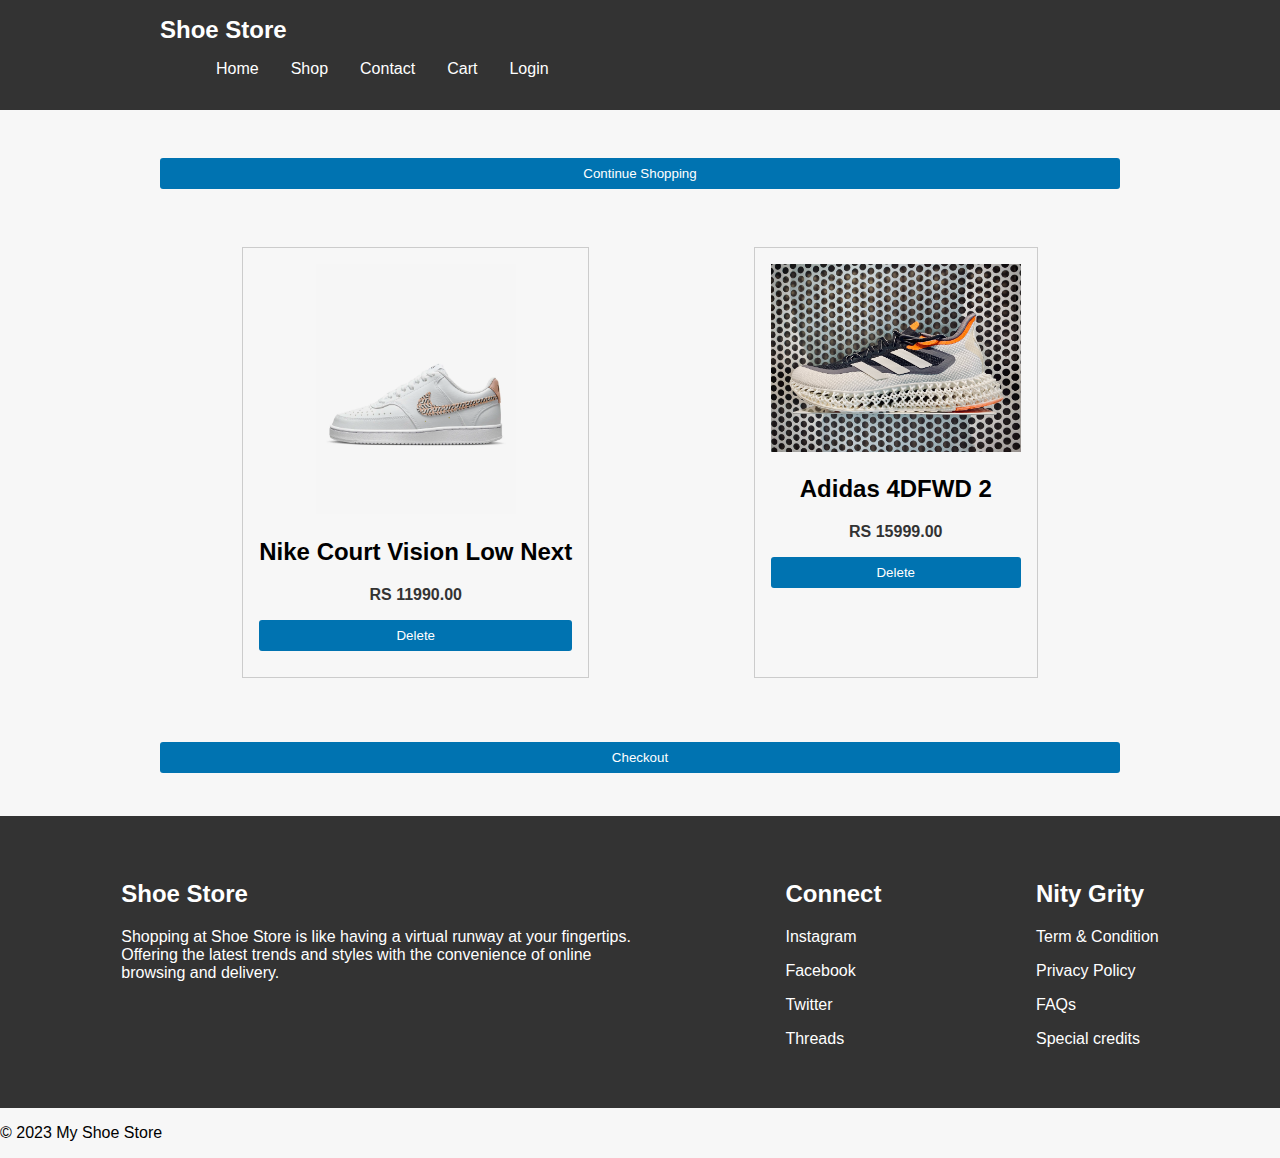
<file: cart.html>
<!DOCTYPE html>
<html lang="en">

<head>
    <meta charset="UTF-8">
    <meta name="viewport" content="width=device-width, initial-scale=1.0">
    <title>Shoe Store</title>
    <link rel="stylesheet" href="/CSS/style.css">
</head>

<body>
    <header>
        <div class="navbar">
            <nav>
                <div class="logo">Shoe Store</div>
                <ul class="nav-links">
                    <li><a href="index.html">Home</a></li>
                    <li><a href="shop.html">Shop</a></li>
                    <li><a href="contact.html">Contact</a></li>
                    <li><a href="cart.html">Cart</a></li>
                    <li><a href="signin.html">Login</a></li>
                </ul>
            </nav>
        </div>
    </header>
    <main>
        <button onclick="location.href='index.html'">Continue Shopping</button>
    </main>
    <main>
        <section class="product" width="100%" height="100%">
            <img src="img/product1.jpg" alt="Product 1">
            <h2>Nike Court Vision Low Next</h2>
            <p></p>
            <span class="price">RS 11990.00</span>
            <button>Delete</button>
            <!-- <button onclick="location.href='cart.html'">Checkout</button> -->
        </section>

        <section class="product" width="100%" height="100%">
            <img src="img/product11.jpg" alt="Product 1">
            <h2>Adidas 4DFWD 2</h2>
            <p></p>
            <span class="price">RS 15999.00</span>
            <button>Delete</button>
            <!-- <button onclick="location.href='cart.html'">Checkout</button> -->
        </section>
    </main>
    <main>
        <button onclick="location.href='thankyou.html'">Checkout</button>
    </main>
    <footer>
        <!-- footer -->
     <div class="footer">
       <div class="text">
         <h2>Shoe Store</h2>
         <span>
           Shopping at Shoe Store is like having a virtual runway at your
           fingertips.<br/>
           Offering the latest trends and styles with the convenience of online <br/> browsing and delivery.
         </span>
       </div>

       <div class="text">
         <h2>Connect</h2>
         <p onclick="location.href='https:www.instagram.com'">Instagram</p>
         <p onclick="location.href='https:www.facebook.com'">Facebook</p>
         <p onclick="location.href='https:twitter.com'">Twitter</p>
         <p onclick="location.href='https:www.threads.net/login'">Threads</p>
       </div>
       <div class="text">
         <h2>Nity Grity</h2>
         <p>Term & Condition</p>
         <p>Privacy Policy</p>
         <p>FAQs</p>
         <p>Special credits</p>
       </div>
     </div>
     <p>&copy; 2023 My Shoe Store</p>
   </div> 
   </footer>
</body>

</html>
</file>
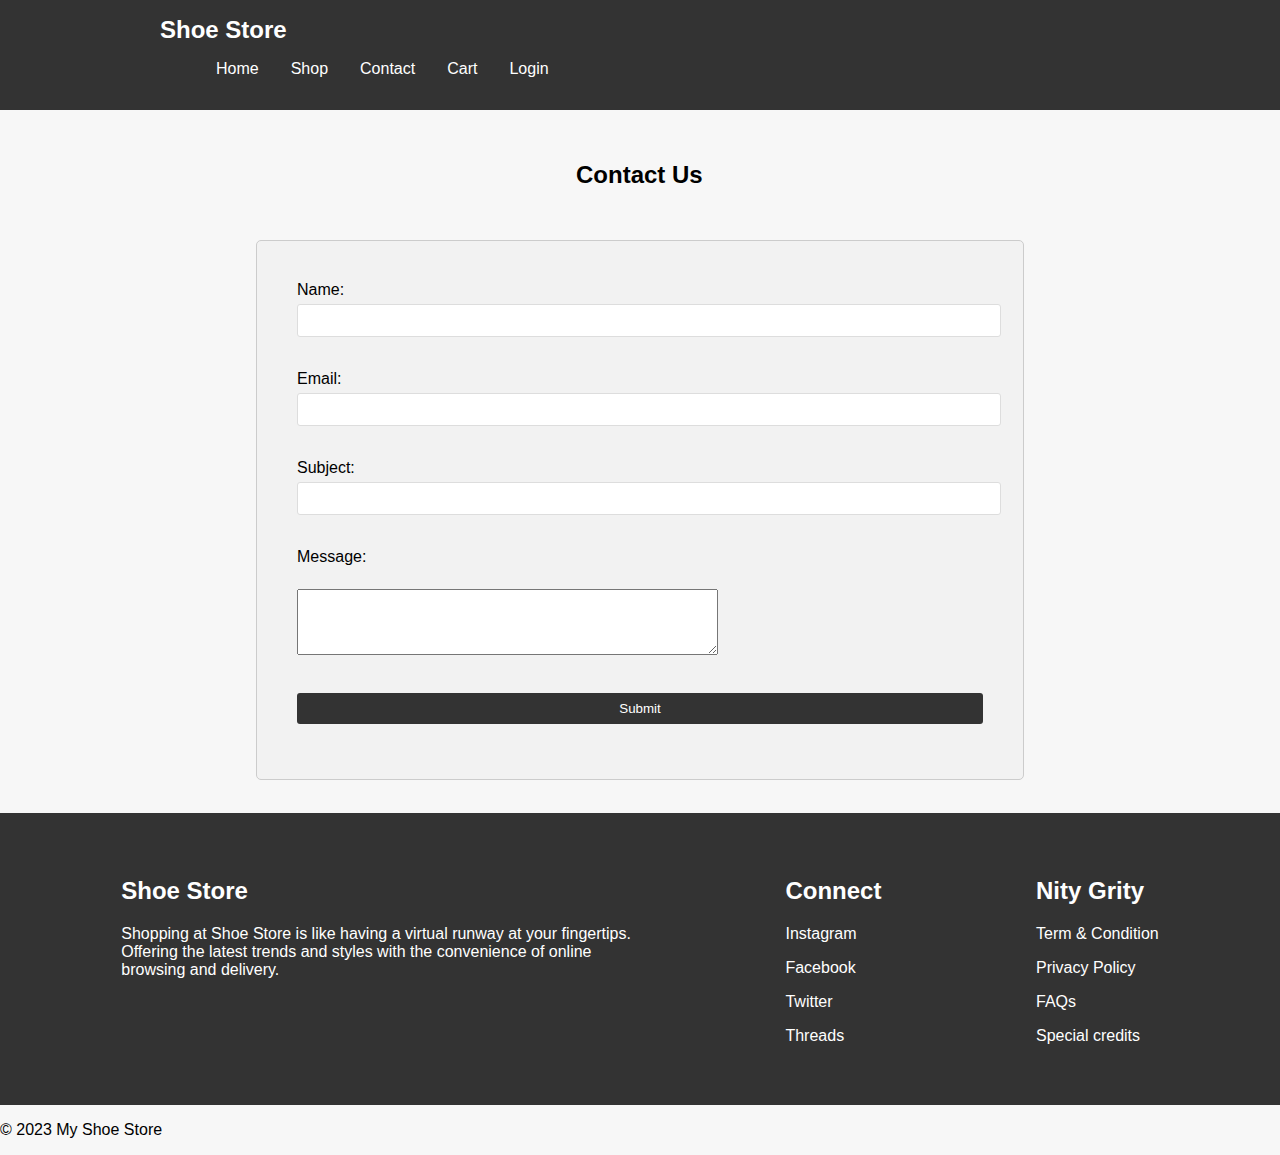
<file: contact.html>
<!DOCTYPE html>
<html lang="en">
<head>
    <meta charset="UTF-8">
    <meta name="viewport" content="width=device-width, initial-scale=1.0">
    <title>Shoe Store</title>
    <link rel="stylesheet" href="/CSS/style.css">
</head>
<body>
    <header>
        <div class="navbar">
         <nav>
             <div class="logo">Shoe Store</div>
             <ul class="nav-links">
                 <li><a href="index.html">Home</a></li>
                 <li><a href="shop.html">Shop</a></li>
                 <li><a href="contact.html">Contact</a></li>
                 <li><a href="cart.html">Cart</a></li>
                 <li><a href="signin.html">Login</a></li>
             </ul>
         </nav>
        </div>
     </header>
     <h2 id="cu">Contact Us</h2>
   <div class="form">
    <form action="thankyou.html" method="" id="frm"  >
        <label for="name">Name:</label>
        <input type="text" id="name" name="name" required><br><br>
    
        <label for="email">Email:</label>
        <input type="email" id="email" name="email" required><br><br>
    
        <label for="subject">Subject:</label>
        <input type="text" id="subject" name="subject" required><br><br>
    
        <label for="message">Message:</label><br>
        <textarea id="message" name="message" rows="4" cols="50" required></textarea><br><br>
        <input type="submit" value="Submit" id="btn">
    </form>
   </div>
   <div class="footerr">
    <footer>
        <!-- footer -->
     <div class="footer">
       <div class="text">
         <h2>Shoe Store</h2>
         <span>
           Shopping at Shoe Store is like having a virtual runway at your
           fingertips.<br/>
           Offering the latest trends and styles with the convenience of online <br/> browsing and delivery.
         </span>
       </div>
    
       <div class="text">
         <h2>Connect</h2>
         <p onclick="location.href='https:www.instagram.com'">Instagram</p>
         <p onclick="location.href='https:www.facebook.com'">Facebook</p>
         <p onclick="location.href='https:twitter.com'">Twitter</p>
         <p onclick="location.href='https:www.threads.net/login'">Threads</p>
       </div>
       <div class="text">
         <h2>Nity Grity</h2>
         <p>Term & Condition</p>
         <p>Privacy Policy</p>
         <p>FAQs</p>
         <p>Special credits</p>
       </div>
     </div>
     <p>&copy; 2023 My Shoe Store</p>
    </div> 
    </footer>
   </div>
</body>
</html>
</file>
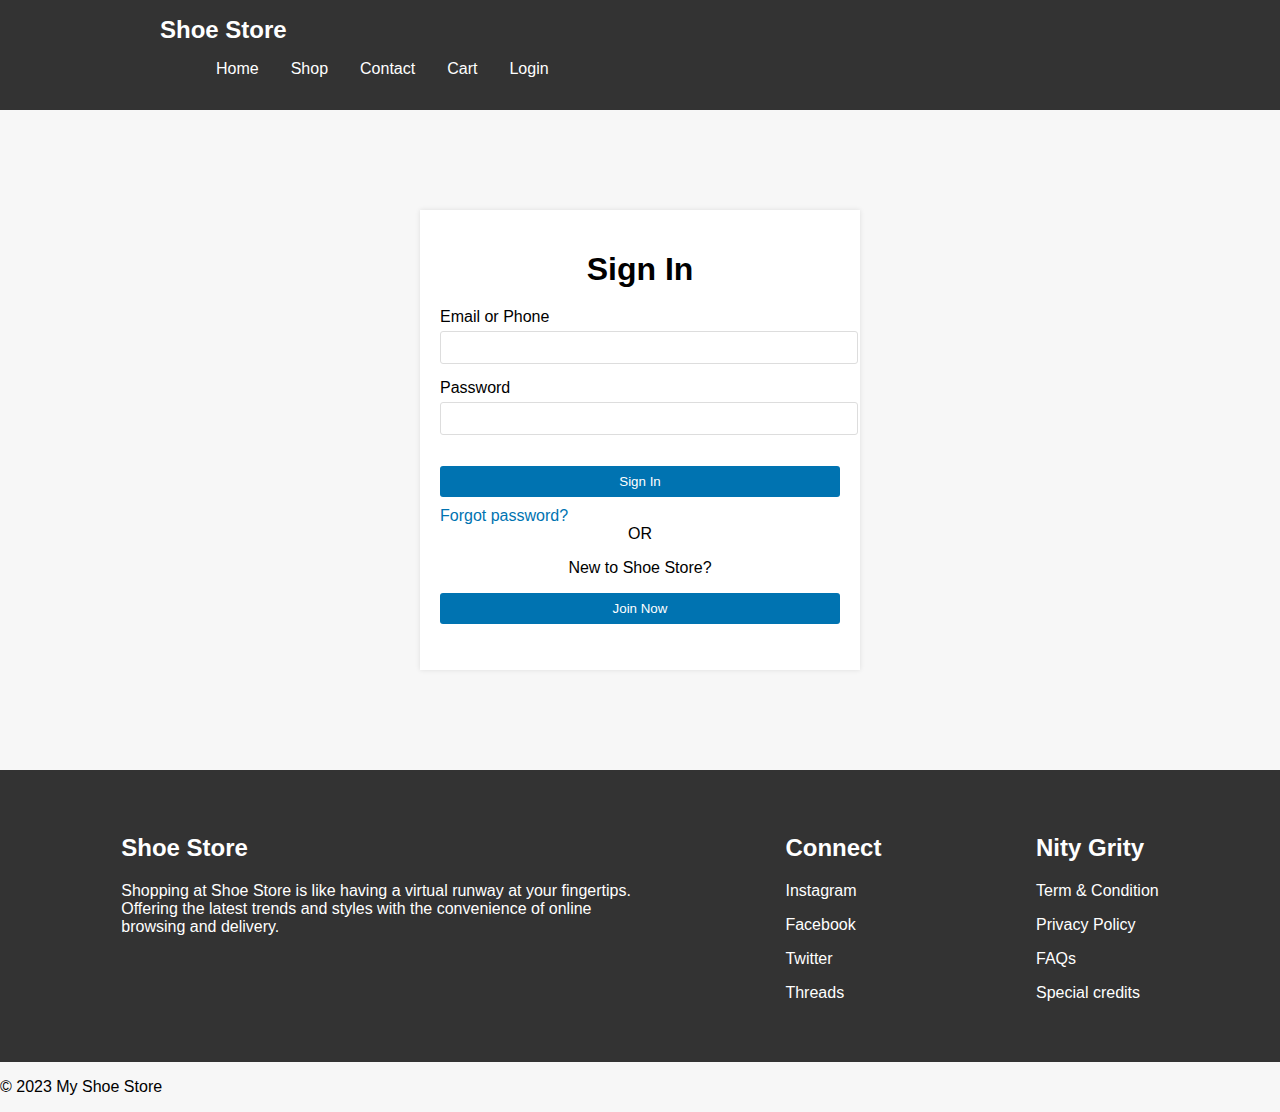
<file: signin.html>
<!DOCTYPE html>
<html lang="en">
<head>
    <meta charset="UTF-8">
    <meta name="viewport" content="width=device-width, initial-scale=1.0">
    <title>Sign In</title>
    <link rel="stylesheet" href="/CSS/style.css">
</head>
<header>
    <div class="navbar">
     <nav>
         <div class="logo">Shoe Store</div>
         <ul class="nav-links">
             <li><a href="index.html">Home</a></li>
             <li><a href="shop.html">Shop</a></li>
             <li><a href="contact.html">Contact</a></li>
             <li><a href="cart.html">Cart</a></li>
             <li><a href="signin.html">Login</a></li>
         </ul>
     </nav>
    </div>
 </header>
<body>
    <div class="signin-container">
        <h1>Sign In</h1>
        <form>
            <label for="email">Email or Phone</label>
            <input type="text" id="email" name="email" required>

            <label for="password">Password</label>
            <input type="password" id="password" name="password" required>

            <button type="submit">Sign In</button>
        </form>
        <a href="#">Forgot password?</a>
        <center>OR</center>
        <p align="center">New to Shoe Store? <br><a href="signup.html"> <button type="submit" style="width: 400px;"> Join Now </button></a></p>
    </div>
    <footer>
      <div class="footer">
        <div class="text">
          <h2>Shoe Store</h2>
          <span>
            Shopping at Shoe Store is like having a virtual runway at your
            fingertips.<br/>
            Offering the latest trends and styles with the convenience of online <br/> browsing and delivery.
          </span>
        </div>

        <div class="text">
          <h2>Connect</h2>
          <p onclick="location.href='https:www.instagram.com'">Instagram</p>
          <p onclick="location.href='https:www.facebook.com'">Facebook</p>
          <p onclick="location.href='https:twitter.com'">Twitter</p>
          <p onclick="location.href='https:www.threads.net/login'">Threads</p>
        </div>
        <div class="text">
          <h2>Nity Grity</h2>
          <p>Term & Condition</p>
          <p>Privacy Policy</p>
          <p>FAQs</p>
          <p>Special credits</p>
        </div>
      </div>
      <p>&copy; 2023 My Shoe Store</p>
    </div> 
    </footer>
</body>
</html>
</file>
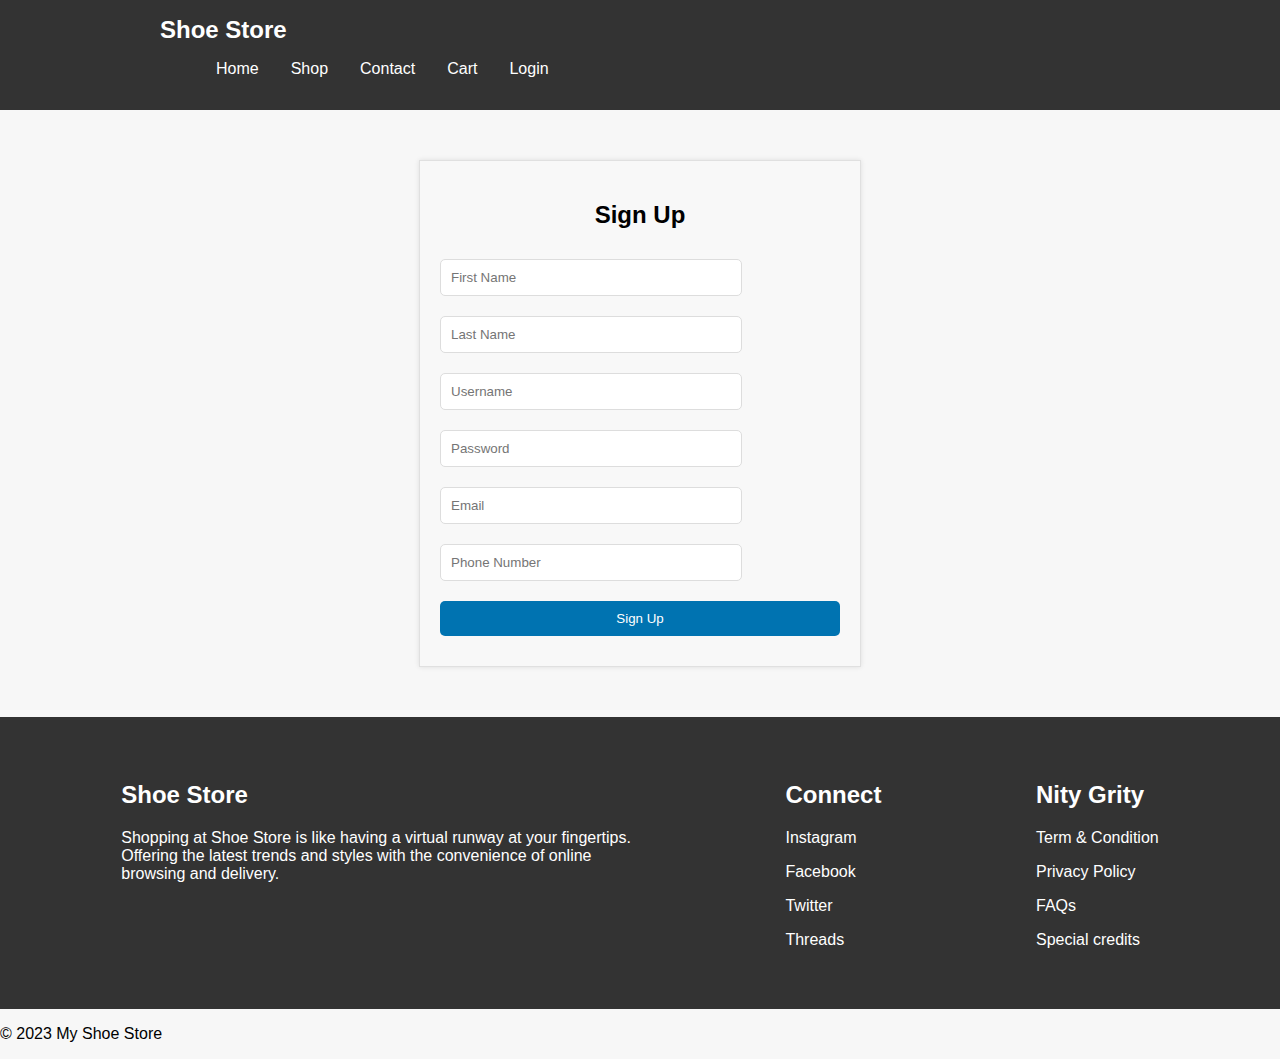
<file: signup.html>
<!DOCTYPE html>
<html>
<head>
        <meta charset="UTF-8">
        <meta name="viewport" content="width=device-width, initial-scale=1.0">
        <title>Sign Up</title>
        <link rel="stylesheet" href="/CSS/style.css">
    
    <header>
        <div class="navbar">
         <nav>
             <div class="logo">Shoe Store</div>
             <ul class="nav-links">
                 <li><a href="index.html">Home</a></li>
                 <li><a href="shop.html">Shop</a></li>
                 <li><a href="contact.html">Contact</a></li>
                 <li><a href="cart.html">Cart</a></li>
                 <li><a href="signin.html">Login</a></li>
             </ul>
             
         </nav>
        </div>
     </header>
</head>
<body>

<div class="box">
 <h2>Sign Up</h2>
 <form>
    <input class="input" type="text" name="firstname" placeholder="First Name" required>
    <input class="input" type="text" name="lastname" placeholder="Last Name" required>
    <input class="input" type="text" name="username" placeholder="Username" required>
    <input class="input" type="password" name="password" placeholder="Password" required>
    <input class="input" type="email" name="email" placeholder="Email" required>
    <input class="input" type="#" name="Phone Number" placeholder="Phone Number" required>
    <button class="btn" type="submit">Sign Up</button>
 </form>
</div>
<footer>
    <div class="footer">
      <div class="text">
        <h2>Shoe Store</h2>
        <span>
          Shopping at Shoe Store is like having a virtual runway at your
          fingertips.<br/>
          Offering the latest trends and styles with the convenience of online <br/> browsing and delivery.
        </span>
      </div>

      <div class="text">
        <h2>Connect</h2>
        <p onclick="location.href='https:www.instagram.com'">Instagram</p>
        <p onclick="location.href='https:www.facebook.com'">Facebook</p>
        <p onclick="location.href='https:twitter.com'">Twitter</p>
        <p onclick="location.href='https:www.threads.net/login'">Threads</p>
      </div>
      <div class="text">
        <h2>Nity Grity</h2>
        <p>Term & Condition</p>
        <p>Privacy Policy</p>
        <p>FAQs</p>
        <p>Special credits</p>
      </div>
    </div>
    <p>&copy; 2023 My Shoe Store</p>
  </div> 
  </footer>
</body>
</html>
</file>
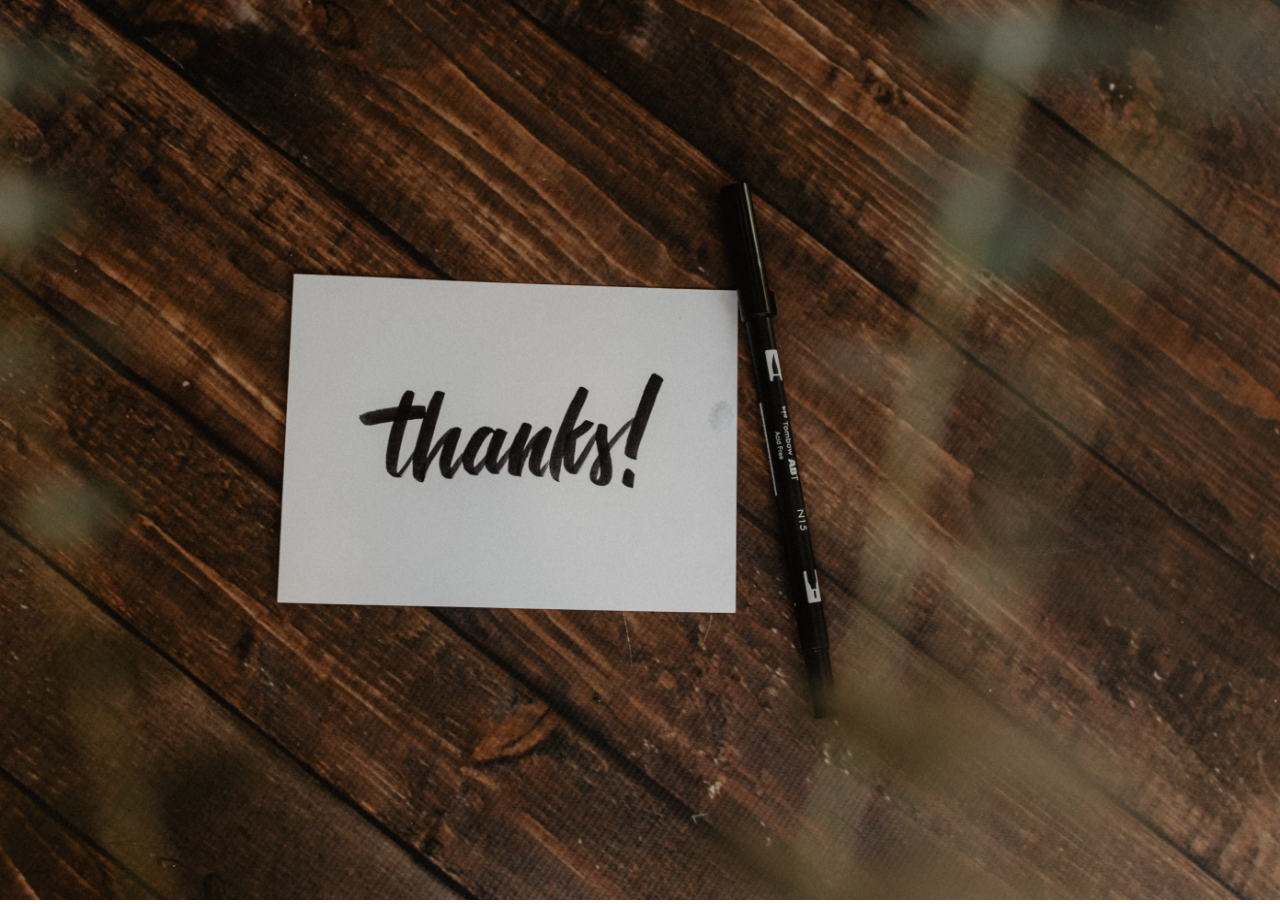
<file: thankyou.html>
<!DOCTYPE html>
<html lang="en">
<head>
    <meta charset="UTF-8">
    <meta name="viewport" content="width=device-width, initial-scale=1.0">
    <meta http-equiv="refresh" content="3;url=index.html" />
    <title>Shoe Store</title>
    <style>
        *{
            margin: 0;
            padding: 0;
        }
        img{
            
            height: 100vh;
            /* object-fit: cover; */
            width: 100vw;
           
        }
        body{
            overflow: hidden; 
        }
    </style>
</head>
<body>
    <img src="img/Thank.jpg" alt="">
</body>
</html>
</file>
<file: CSS/style.css>
body {
    font-family: Arial, sans-serif;
    margin: 0;
    padding: 0;
}

header {
    background-color: #333;
    color: #fff;
    padding: 1rem 0;
}

.navbar{
    display: flex;
    justify-content: space-between;
    align-items: center;
    max-width: 960px;
    margin: 0 auto;
    padding: 0 2rem;
}

.logo {
    font-size: 24px;
    font-weight: bold;
}

.nav-links {
    list-style: none;
    display: flex;
}

.nav-links li {
    margin: 0 1rem;
}

.nav-links a {
    text-decoration: none;
    color: #fff;
}

main {
    max-width: 960px;
    margin: 2rem auto;
    display: flex;
    flex-wrap: wrap;
    justify-content: space-around;
}

.product {
    border: 1px solid #ccc;
    padding: 1rem;
    margin: 1rem;
    text-align: center;
}

.product img {
    max-width: 250px;
    max-height: 250px;
}

.price {
    font-weight: bold;
    color: #333;
}

button {
    background-color: #333;
    color: #fff;
    padding: 0.5rem 1rem;
    border: none;
    cursor: pointer;
    margin-top: 1rem;
}
#cu{

    padding-left: 45%;
  margin-top: 4%;
  margin-bottom: 4%;

}
.form{
    border: 5px double;
    padding: 40px; 
    margin-left: 20%;
    margin-right: 20%;
    border: 1px solid #ccc;
  border-radius: 4px;
  box-sizing: border-box;
  border-radius: 5px;
  background-color: #f2f2f2;  
}

#btn{
    background-color: #333;
    color: #fff;
    padding: 0.5rem 1rem;
    border: none;
    cursor: pointer;
    margin-top: 1rem;
}
.footer {
    display: flex;
    flex-wrap: wrap;
    justify-content: space-around;
    background-color: #333;
    padding: 44px;
    margin-top: 33px;
    color:white;
}

body {
    font-family: Arial, sans-serif;
    background-color: #f7f7f7;
}

.signin-container {
    width: 400px;
    padding: 20px;
    margin: 100px auto;
    background-color: #fff;
    box-shadow: 0px 0px 5px 0px rgba(0,0,0,0.1);
}

h1 {
    text-align: center;
    margin-bottom: 20px;
}

label {
    display: block;
    margin-bottom: 5px;
}

input {
    width: 100%;
    padding: 8px;
    margin-bottom: 15px;
    border: 1px solid #ddd;
    border-radius: 3px;
}

button {
    width: 100%;
    padding: 8px;
    margin-bottom: 10px;
    background-color: #0073b1;
    color: #fff;
    border: none;
    border-radius: 3px;
    cursor: pointer;
}

button:hover {
    background-color: #005a8f;
}

a {
    color: #0073b1;
    text-decoration: none;
}

a:hover {
    text-decoration: underline;
}





.box {
    width: 400px;
    padding: 20px;
    margin: 50px auto;
    background: #f8f8f8;
    border: 1px solid #e0e0e0;
    box-shadow: 0 0 5px rgba(0,0,0,0.1);
    display: flex;         /* Add this line */
    flex-direction: column; /* Add this line */
    align-items: center;    /* Add this line */
}
.input {
    width: 280px;
    padding: 10px;
    margin: 10px 0;
    border: 1px solid #ddd;
    border-radius: 5px;
}
.btn {
    padding: 10px;
    margin: 10px 0;
    border: none;
    border-radius: 5px;
    background: #0073b1;
    color: white;
    cursor: pointer;
}
</file>
